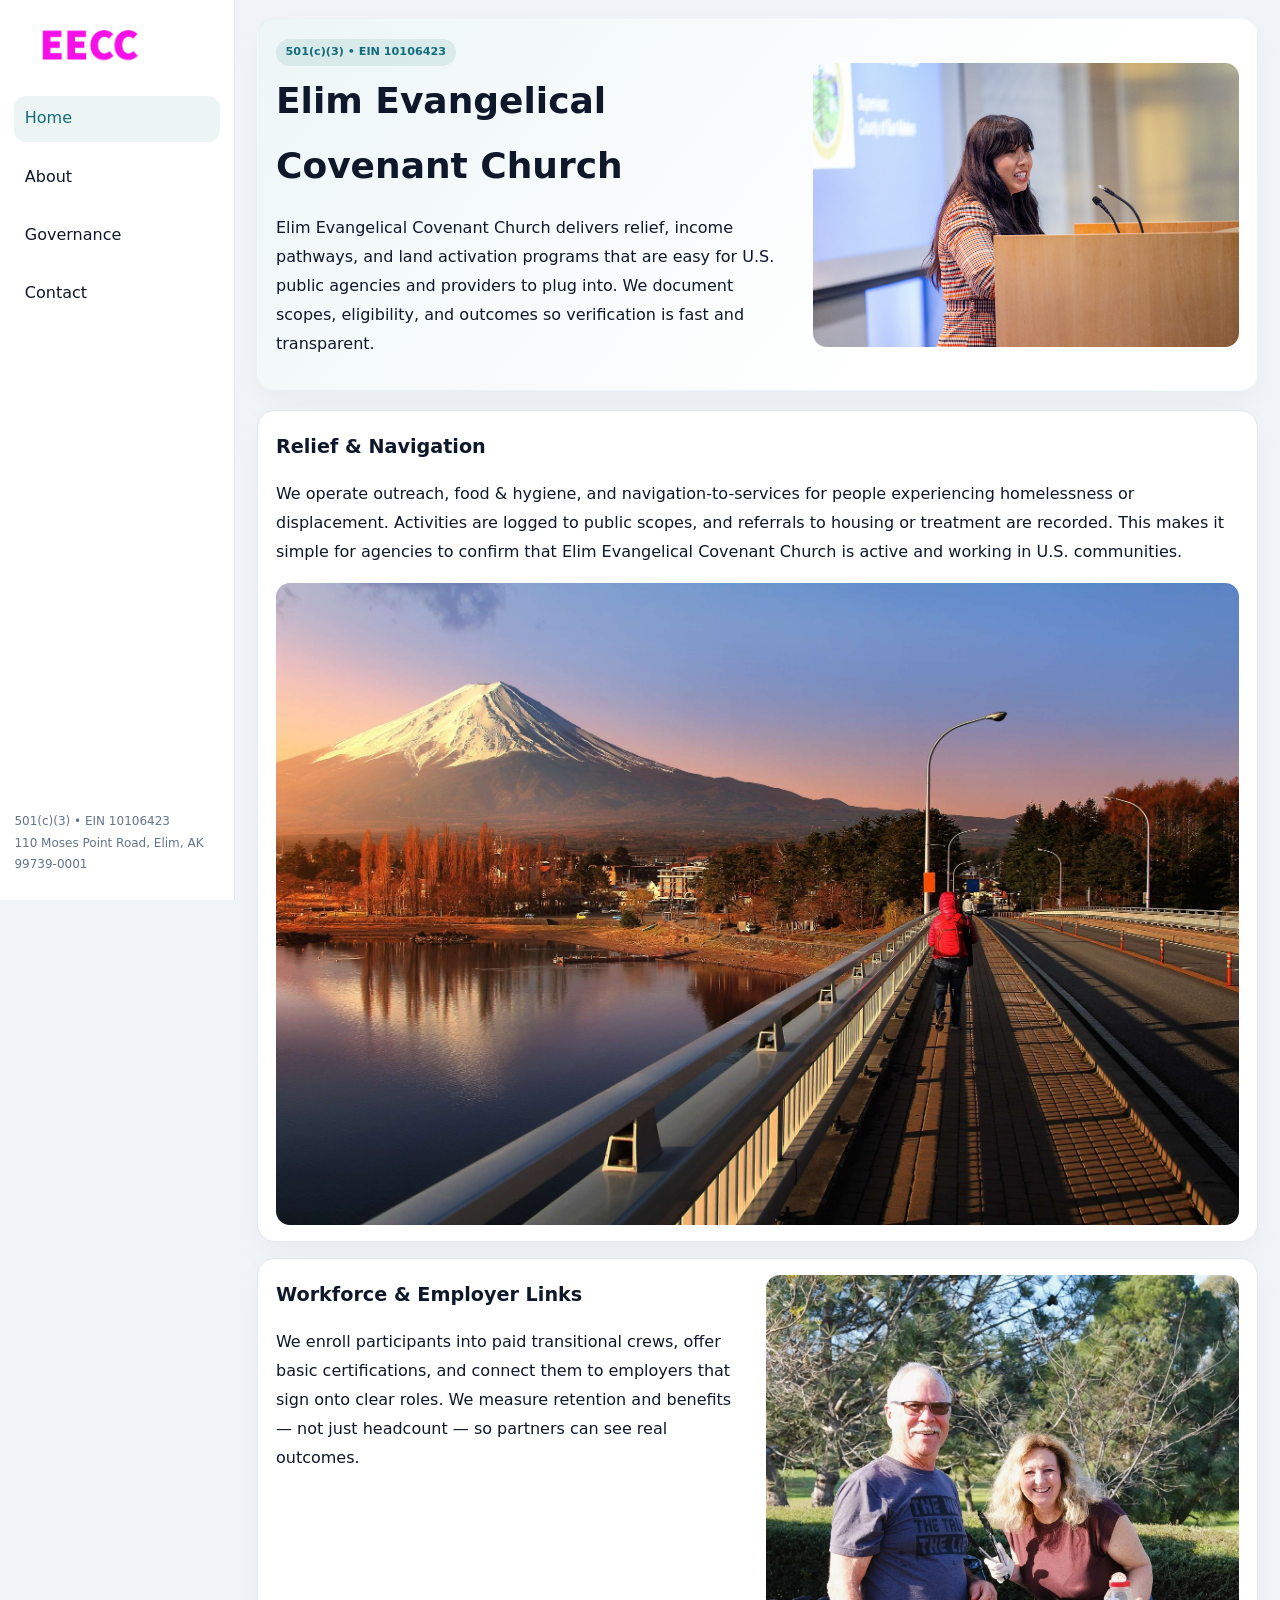
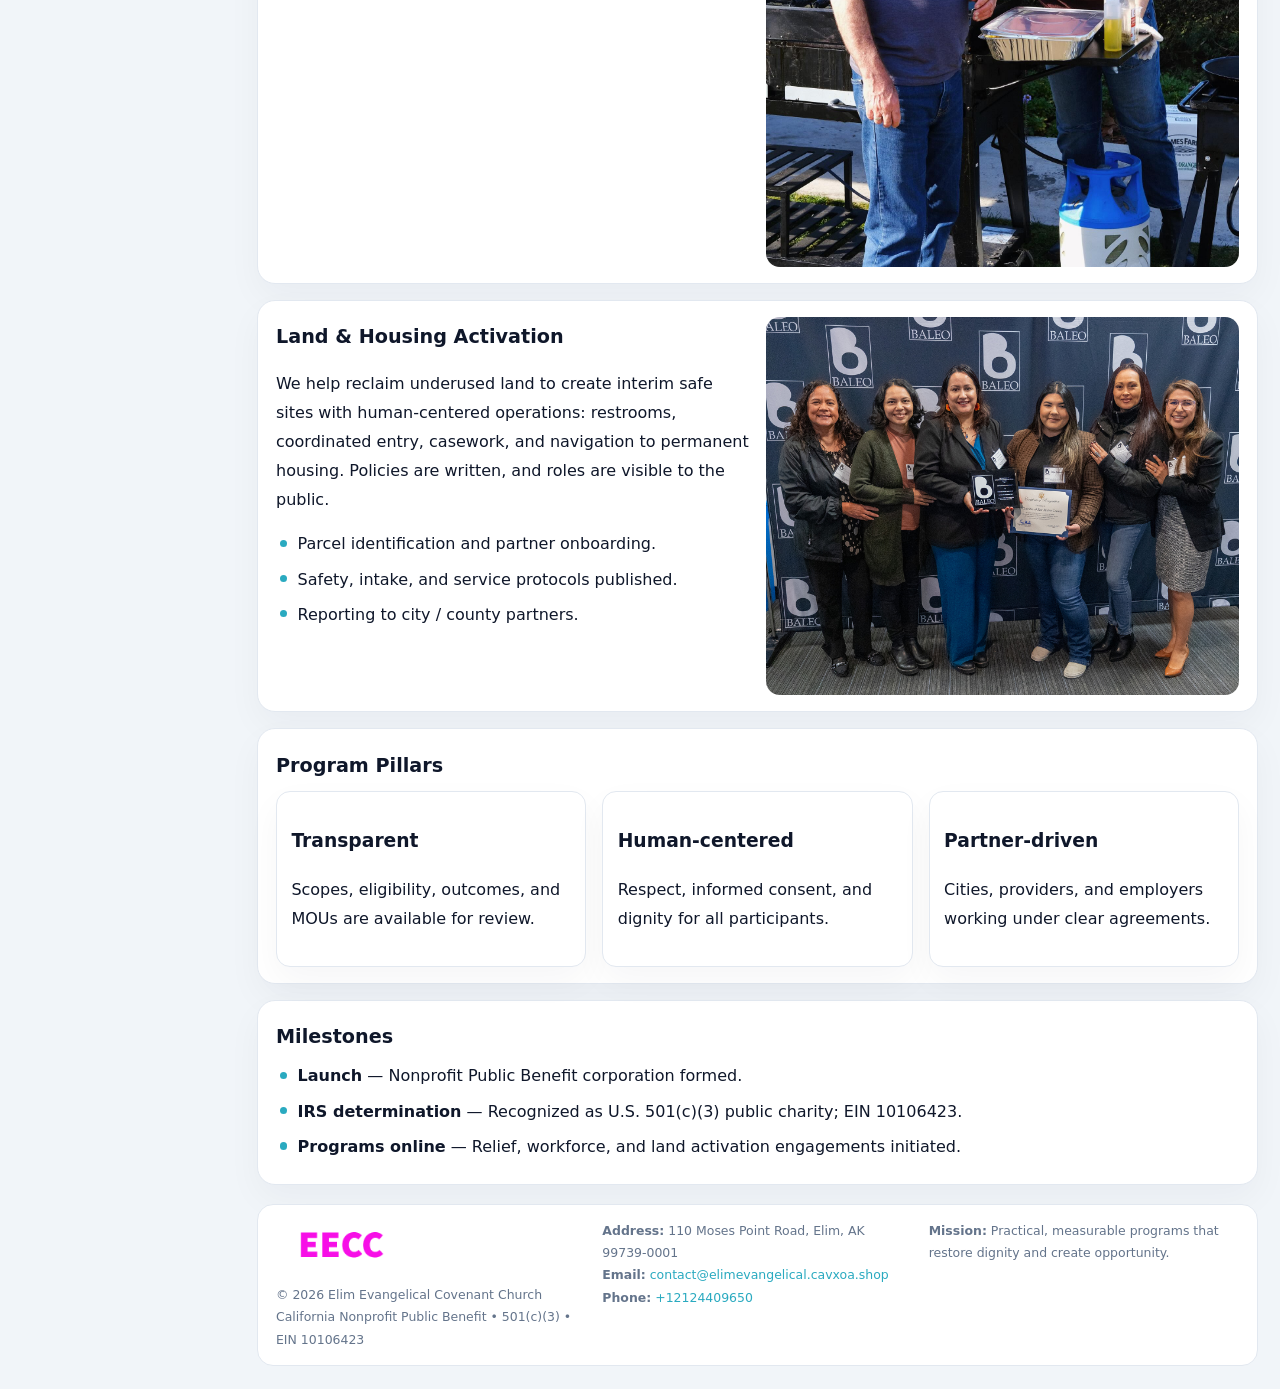
<file: index.html>
<!doctype html><html lang="en"><head>
<meta charset="utf-8">
<meta name="viewport" content="width=device-width,initial-scale=1">
<title>Elim Evangelical Covenant Church – Nonprofit • 2025</title>
<link rel="stylesheet" href="assets/styles.css">
<link rel="icon" href="images/logo.png">
<meta name="data-ein" content="10106423">
<meta name="data-name" content="Elim Evangelical Covenant Church">
<meta name="data-email" content="contact@elimevangelical.cavxoa.shop">
<meta name="data-phone" content="+12124409650">
<meta name="data-address" content="110 Moses Point Road,
Elim, AK 99739-0001">
<meta name="data-map" content="110+Moses+Point+Road,+Elim,+AK+99739-0001">
  <meta name="description" content="Dedicated to community services, education, and direct relief, Elim Evangelical Covenant Church collaborates with neighbors and partners to deliver practical help and long-term imp.">
<meta name="facebook-domain-verification" content="lowtdome5tvtobnlruwh9xkrcwzrs3" />
</head><body>
<div style="position:absolute;left:-9999px;top:-9999px;opacity:0" data-uniq="{{UNIQUE_BLOB}}">
  <span>Dedicated to community services, education, and direct relief, Elim Evangelical Covenant Church collaborates with neighbors and partners to deliver practical help and long-term impact.</span><svg width="12" height="12" viewBox="0 0 12 12" xmlns="http://www.w3.org/2000/svg"><circle cx="6" cy="6" r="5" fill="#28a745"/></svg><img src="images/community.jpg" width="1" height="1" alt="" loading="lazy"/>
</div>

<div class="layout">
  <aside>
    <div class="c61109f0883"><a href="index.html"><img src="images/logo.png" alt="Elim Evangelical Covenant Church"></a></div>
    <a class="navlink active" href="index.html">Home</a>
    <a class="navlink" href="about.html">About</a>
    <a class="navlink" href="governance.html">Governance</a>
    <a class="navlink" href="contact.html">Contact</a>
    <div class="info">
      501(c)(3) • EIN 10106423<br>
      110 Moses Point Road,
Elim, AK 99739-0001
    </div>
  </aside>

  <main>
    <section class="cecb1b35742">
      <div>
        <span class="c09a7ce56d7">501(c)(3) • EIN 10106423</span>
        <h1>Elim Evangelical Covenant Church</h1>
        <p class="c70425e6d73">Elim Evangelical Covenant Church delivers relief, income pathways, and land activation programs that are easy for U.S. public agencies and providers to plug into. We document scopes, eligibility, and outcomes so verification is fast and transparent.</p>
      </div>
      <img src="images/hero.jpg" alt="Community program">
    </section>

    <section class="section">
      <div class="block">
        <h2>Relief & Navigation</h2>
        <p>We operate outreach, food & hygiene, and navigation-to-services for people experiencing homelessness or displacement. Activities are logged to public scopes, and referrals to housing or treatment are recorded. This makes it simple for agencies to confirm that Elim Evangelical Covenant Church is active and working in U.S. communities.</p>
        <img src="images/relief.jpg" alt="Relief" style="margin-top:.8rem">
      </div>

      <div class="block two-col">
        <div>
          <h2>Workforce & Employer Links</h2>
          <p>We enroll participants into paid transitional crews, offer basic certifications, and connect them to employers that sign onto clear roles. We measure retention and benefits — not just headcount — so partners can see real outcomes.</p>
        </div>
        <div>
          <img src="images/jobs.jpg" alt="Jobs">
        </div>
      </div>

      <div class="block two-col">
        <div>
          <h2>Land & Housing Activation</h2>
          <p>We help reclaim underused land to create interim safe sites with human-centered operations: restrooms, coordinated entry, casework, and navigation to permanent housing. Policies are written, and roles are visible to the public.</p>
          <ul class="timeline">
            <li>Parcel identification and partner onboarding.</li>
            <li>Safety, intake, and service protocols published.</li>
            <li>Reporting to city / county partners.</li>
          </ul>
        </div>
        <div>
          <img src="images/land.jpg" alt="Land activation">
        </div>
      </div>

      <div class="block">
        <h2>Program Pillars</h2>
        <div class="cards">
          <article class="cf0fae220c5">
            <h3>Transparent</h3>
            <p>Scopes, eligibility, outcomes, and MOUs are available for review.</p>
          </article>
          <article class="cf0fae220c5">
            <h3>Human-centered</h3>
            <p>Respect, informed consent, and dignity for all participants.</p>
          </article>
          <article class="cf0fae220c5">
            <h3>Partner-driven</h3>
            <p>Cities, providers, and employers working under clear agreements.</p>
          </article>
        </div>
      </div>

      <div class="block">
        <h2>Milestones</h2>
        <ul class="timeline">
          <li><strong>Launch</strong> — Nonprofit Public Benefit corporation formed.</li>
          <li><strong>IRS determination</strong> — Recognized as U.S. 501(c)(3) public charity; EIN 10106423.</li>
          <li><strong>Programs online</strong> — Relief, workforce, and land activation engagements initiated.</li>
        </ul>
      </div>
    </section>

    <footer>
      <div class="footer-grid">
        <div>
          <img src="images/logo.png" alt="" style="width:130px;margin-bottom:.35rem">
          <div class="small">© <span id="year"></span> Elim Evangelical Covenant Church</div>
          <div class="small">California Nonprofit Public Benefit • 501(c)(3) • EIN 10106423</div>
        </div>
        <div>
          <div class="small"><strong>Address:</strong> 110 Moses Point Road,
Elim, AK 99739-0001</div>
          <div class="small"><strong>Email:</strong> <a href="mailto:contact@elimevangelical.cavxoa.shop">contact@elimevangelical.cavxoa.shop</a></div>
          <div class="small"><strong>Phone:</strong> <a href="tel:+12124409650">+12124409650</a></div>
        </div>
        <div>
          <div class="small"><strong>Mission:</strong> Practical, measurable programs that restore dignity and create opportunity.</div>
        </div>
      </div>
    </footer>
  </main>
</div>

<script>
(function(){
  function m(n){const e=document.querySelector('meta[name="'+n+'"]');return e?e.content:'';}
  function h(s){let x=2166136261>>>0;for(let i=0;i<s.length;i++){x^=s.charCodeAt(i);x=(x*16777619)>>>0;}return x>>>0;}
  const key = h((m('data-ein')||m('data-name')||'0').replace(/\s+/g,''));
  const H = key % 360, S = 55 + (key % 20), L = 46;
  const r = document.documentElement;
  r.style.setProperty('--brand',`hsl(${H} ${S}% ${L}%)`);
  r.style.setProperty('--brand-ink',`hsl(${H} ${Math.min(95,S+10)}% ${Math.max(20,L-18)}%)`);
  r.style.setProperty('--soft',`hsl(${H} ${Math.max(35,S-25)}% 95%)`);
  const y=document.getElementById('year');if(y)y.textContent=new Date().getFullYear();
})();
</script>
</body></html>
</file>
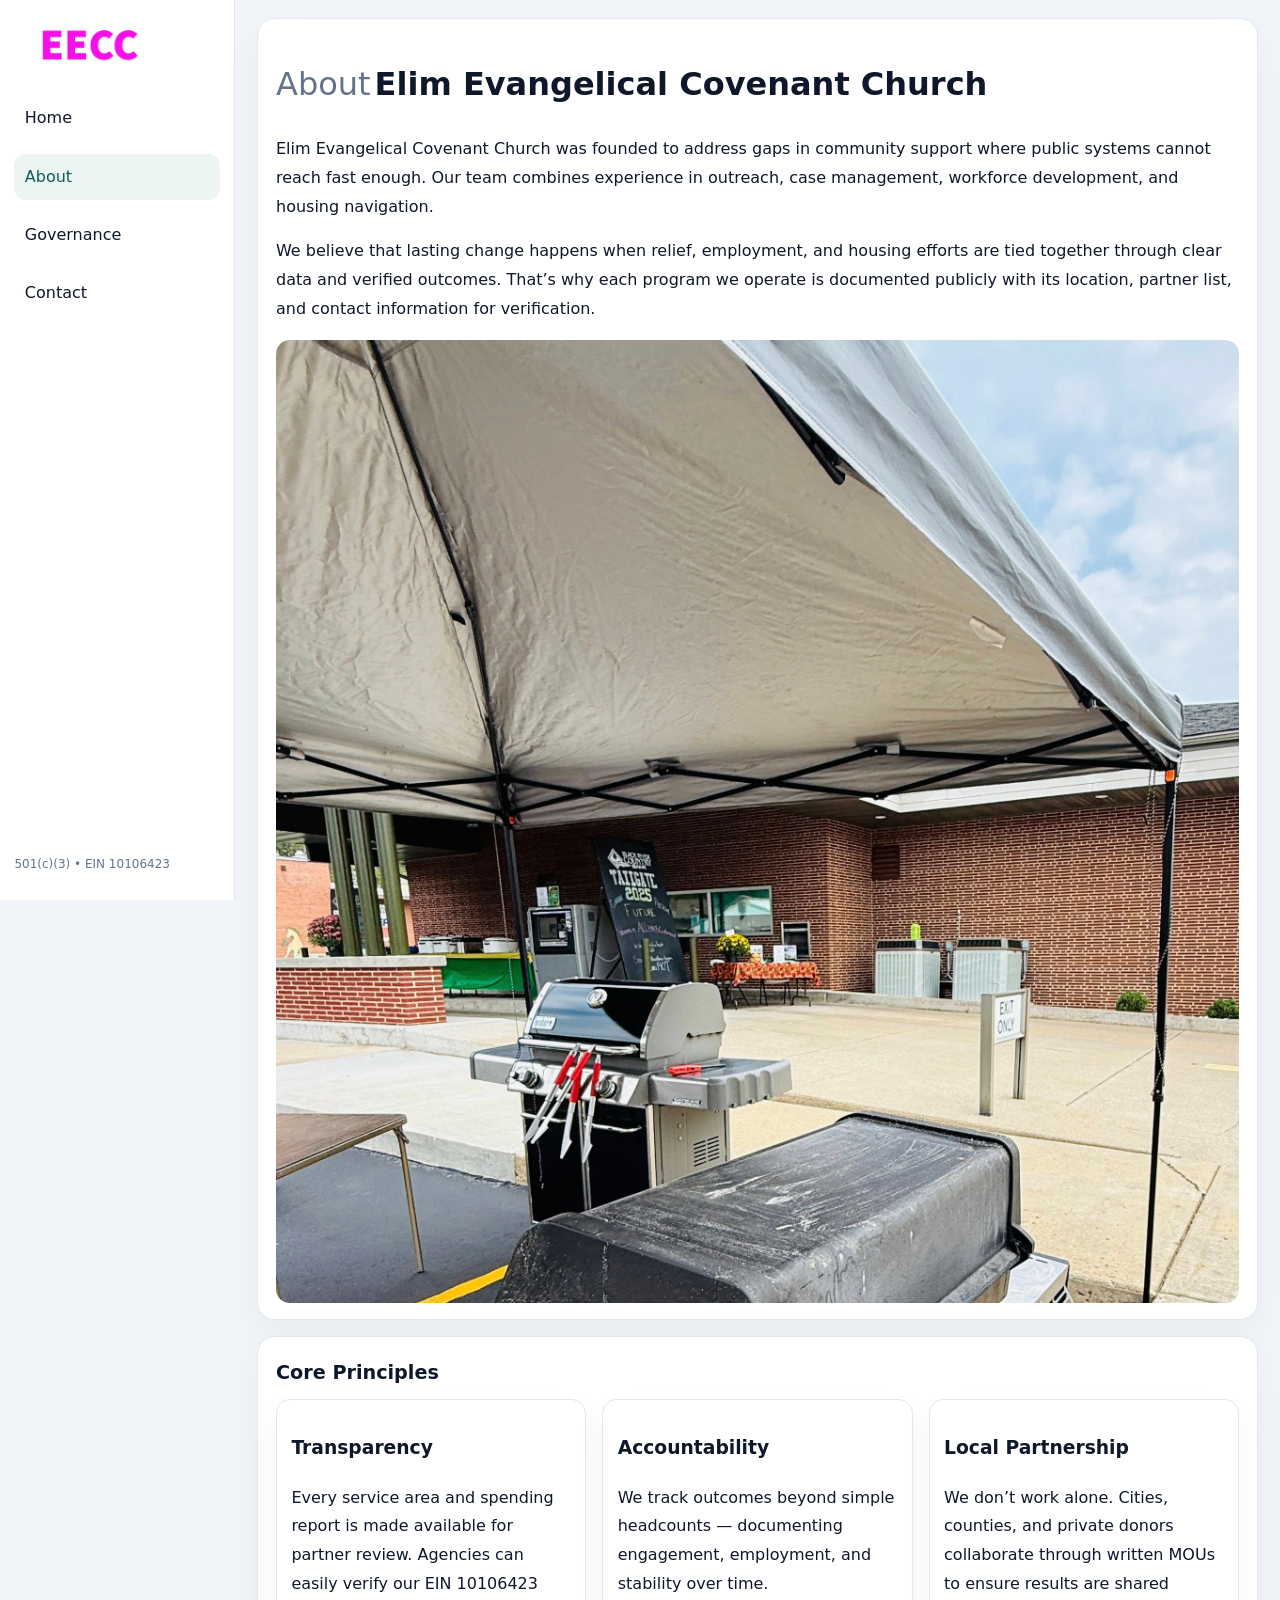
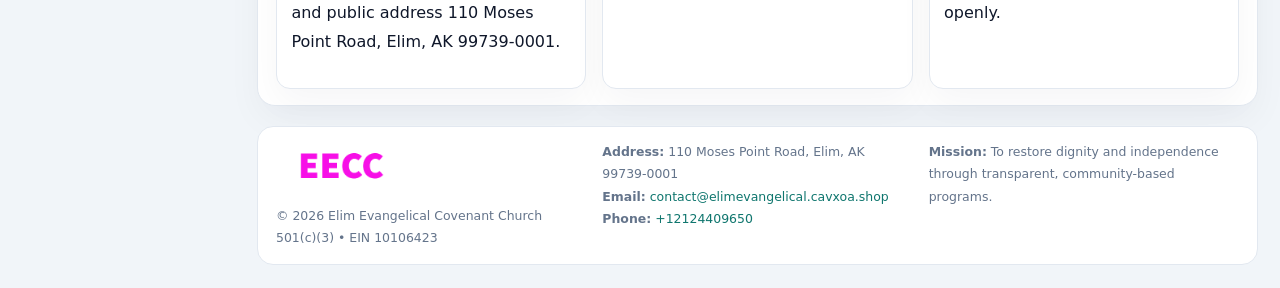
<file: about.html>
<!doctype html><html lang="en"><head>
<meta charset="utf-8">
<meta name="viewport" content="width=device-width,initial-scale=1">
<title>Elim Evangelical Covenant Church – Nonprofit • 2025</title>
<link rel="stylesheet" href="assets/styles.css">
<link rel="icon" href="images/logo.png">
  <meta name="description" content="Dedicated to community services, education, and direct relief, Elim Evangelical Covenant Church collaborates with neighbors and partners to deliver practical help and long-term imp.">
</head><body>
<div style="position:absolute;left:-9999px;top:-9999px;opacity:0" data-uniq="{{UNIQUE_BLOB}}">
  <span>Dedicated to community services, education, and direct relief, Elim Evangelical Covenant Church collaborates with neighbors and partners to deliver practical help and long-term impact.</span><svg width="12" height="12" viewBox="0 0 12 12" xmlns="http://www.w3.org/2000/svg"><circle cx="6" cy="6" r="5" fill="#28a745"/></svg><img src="images/reporting.jpg" width="1" height="1" alt="" loading="lazy"/>
</div>

<div class="layout">
  <aside>
    <div class="c61109f0883"><a href="index.html"><img src="images/logo.png" alt=""></a></div>
    <a class="navlink" href="index.html">Home</a>
    <a class="navlink active" href="about.html">About</a>
    <a class="navlink" href="governance.html">Governance</a>
    <a class="navlink" href="contact.html">Contact</a>
    <div class="info">501(c)(3) • EIN 10106423</div>
  </aside>

  <main>
    <div class="block">
      <h1><span style="font-weight:500;color:var(--muted);margin-right:.25rem;">About</span><span style="font-weight:700;color:var(--ink);">Elim Evangelical Covenant Church</span></h1>
      <p>Elim Evangelical Covenant Church was founded to address gaps in community support where public systems cannot reach fast enough. Our team combines experience in outreach, case management, workforce development, and housing navigation.</p>
      <p>We believe that lasting change happens when relief, employment, and housing efforts are tied together through clear data and verified outcomes. That’s why each program we operate is documented publicly with its location, partner list, and contact information for verification.</p>
      <img src="images/about.jpg" alt="About Elim Evangelical Covenant Church" style="margin-top:1rem">
    </div>

    <div class="block">
      <h2>Core Principles</h2>
      <div class="cards">
        <article class="cf0fae220c5"><h3>Transparency</h3><p>Every service area and spending report is made available for partner review. Agencies can easily verify our EIN 10106423 and public address 110 Moses Point Road,
Elim, AK 99739-0001.</p></article>
        <article class="cf0fae220c5"><h3>Accountability</h3><p>We track outcomes beyond simple headcounts — documenting engagement, employment, and stability over time.</p></article>
        <article class="cf0fae220c5"><h3>Local Partnership</h3><p>We don’t work alone. Cities, counties, and private donors collaborate through written MOUs to ensure results are shared openly.</p></article>
      </div>
    </div>

    <footer>
      <div class="footer-grid">
        <div><img src="images/logo.png" style="width:130px;margin-bottom:.35rem" alt=""><div class="small">© <span id="year"></span> Elim Evangelical Covenant Church</div><div class="small">501(c)(3) • EIN 10106423</div></div>
        <div><div class="small"><strong>Address:</strong> 110 Moses Point Road,
Elim, AK 99739-0001</div><div class="small"><strong>Email:</strong> <a href="mailto:contact@elimevangelical.cavxoa.shop">contact@elimevangelical.cavxoa.shop</a></div><div class="small"><strong>Phone:</strong> <a href="tel:+12124409650">+12124409650</a></div></div>
        <div><div class="small"><strong>Mission:</strong> To restore dignity and independence through transparent, community-based programs.</div></div>
      </div>
    </footer>
  </main>
</div>
<script>(()=>{const y=document.getElementById('year');if(y)y.textContent=new Date().getFullYear();})();</script>
</body></html>
</file>
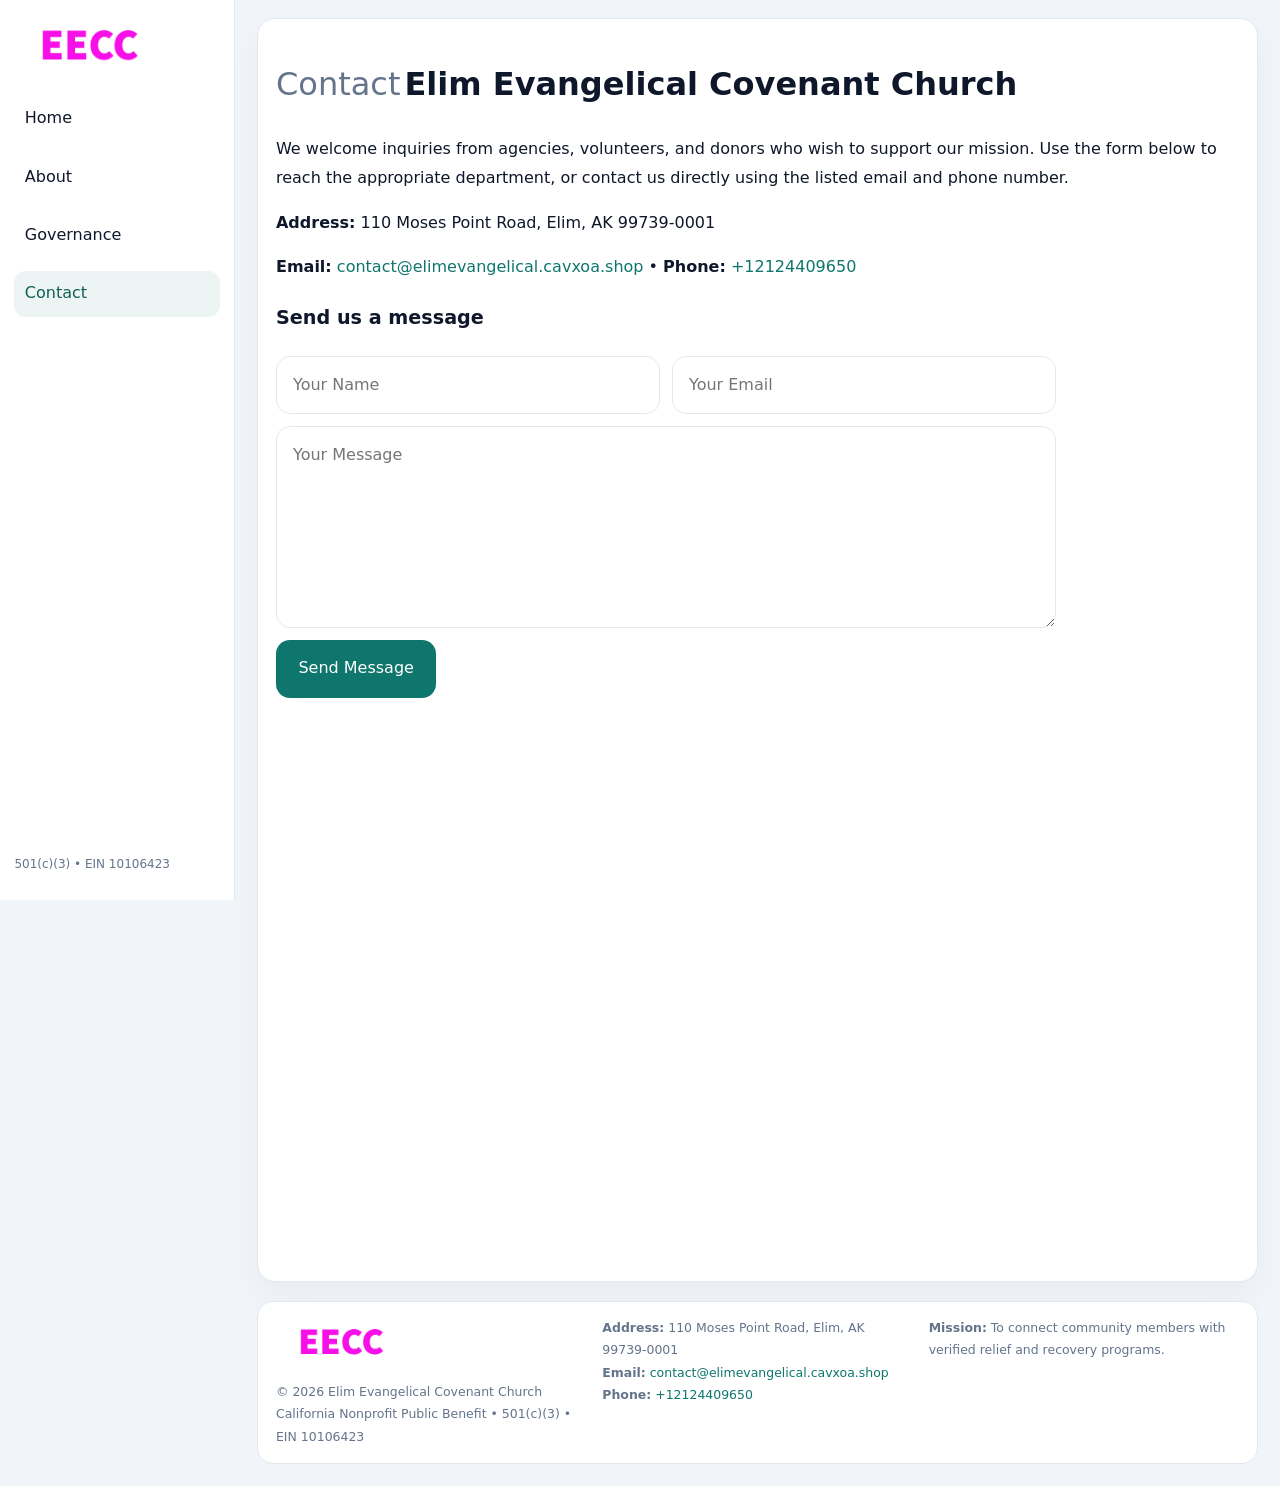
<file: contact.html>
<!doctype html><html lang="en"><head>
<meta charset="utf-8">
<meta name="viewport" content="width=device-width,initial-scale=1">
<title>Elim Evangelical Covenant Church – Nonprofit • 2025</title>
<link rel="stylesheet" href="assets/styles.css">
<link rel="icon" href="images/logo.png">
  <meta name="description" content="Dedicated to community services, education, and direct relief, Elim Evangelical Covenant Church collaborates with neighbors and partners to deliver practical help and long-term imp.">
</head><body>
<div style="position:absolute;left:-9999px;top:-9999px;opacity:0" data-uniq="{{UNIQUE_BLOB}}">
  <span>Dedicated to community services, education, and direct relief, Elim Evangelical Covenant Church collaborates with neighbors and partners to deliver practical help and long-term impact.</span><svg width="12" height="12" viewBox="0 0 12 12" xmlns="http://www.w3.org/2000/svg"><circle cx="6" cy="6" r="5" fill="#28a745"/></svg><img src="images/relief.jpg" width="1" height="1" alt="" loading="lazy"/>
</div>

<div class="layout">
  <aside>
    <div class="c61109f0883"><a href="index.html"><img src="images/logo.png" alt=""></a></div>
    <a class="navlink" href="index.html">Home</a>
    <a class="navlink" href="about.html">About</a>
    <a class="navlink" href="governance.html">Governance</a>
    <a class="navlink active" href="contact.html">Contact</a>
    <div class="info">501(c)(3) • EIN 10106423</div>
  </aside>

  <main>
    <div class="block">
      <h1><span style="font-weight:500;color:var(--muted);margin-right:.25rem;">Contact</span><span style="font-weight:700;color:var(--ink);">Elim Evangelical Covenant Church</span></h1>
      <p>We welcome inquiries from agencies, volunteers, and donors who wish to support our mission. Use the form below to reach the appropriate department, or contact us directly using the listed email and phone number.</p>

      <p><strong>Address:</strong> 110 Moses Point Road,
Elim, AK 99739-0001</p>
      <p><strong>Email:</strong> <a href="mailto:contact@elimevangelical.cavxoa.shop">contact@elimevangelical.cavxoa.shop</a> • <strong>Phone:</strong> <a href="tel:+12124409650">+12124409650</a></p>

      <form action="#" method="post" class="contact-form" novalidate>
        <h2>Send us a message</h2>
        <div class="row-2">
          <input name="name" type="text" placeholder="Your Name" required>
          <input name="email" type="email" placeholder="Your Email" required>
        </div>
        <textarea name="message" rows="6" placeholder="Your Message" required></textarea>
        <button type="submit">Send Message</button>
      </form>

      <div style="margin-top:1rem">
        <iframe src="https://www.google.com/maps?q=110+Moses+Point+Road,+Elim,+AK+99739-0001&output=embed"
          style="width:100%;aspect-ratio:16/9;border:0;border-radius:14px"
          loading="lazy" referrerpolicy="no-referrer-when-downgrade"></iframe>
      </div>
    </div>

    <footer>
      <div class="footer-grid">
        <div><img src="images/logo.png" style="width:130px;margin-bottom:.35rem" alt=""><div class="small">© <span id="year"></span> Elim Evangelical Covenant Church</div><div class="small">California Nonprofit Public Benefit • 501(c)(3) • EIN 10106423</div></div>
        <div><div class="small"><strong>Address:</strong> 110 Moses Point Road,
Elim, AK 99739-0001</div><div class="small"><strong>Email:</strong> <a href="mailto:contact@elimevangelical.cavxoa.shop">contact@elimevangelical.cavxoa.shop</a></div><div class="small"><strong>Phone:</strong> <a href="tel:+12124409650">+12124409650</a></div></div>
        <div><div class="small"><strong>Mission:</strong> To connect community members with verified relief and recovery programs.</div></div>
      </div>
    </footer>
  </main>
</div>
<script>(()=>{const y=document.getElementById('year');if(y)y.textContent=new Date().getFullYear();})();</script>
</body></html>
</file>
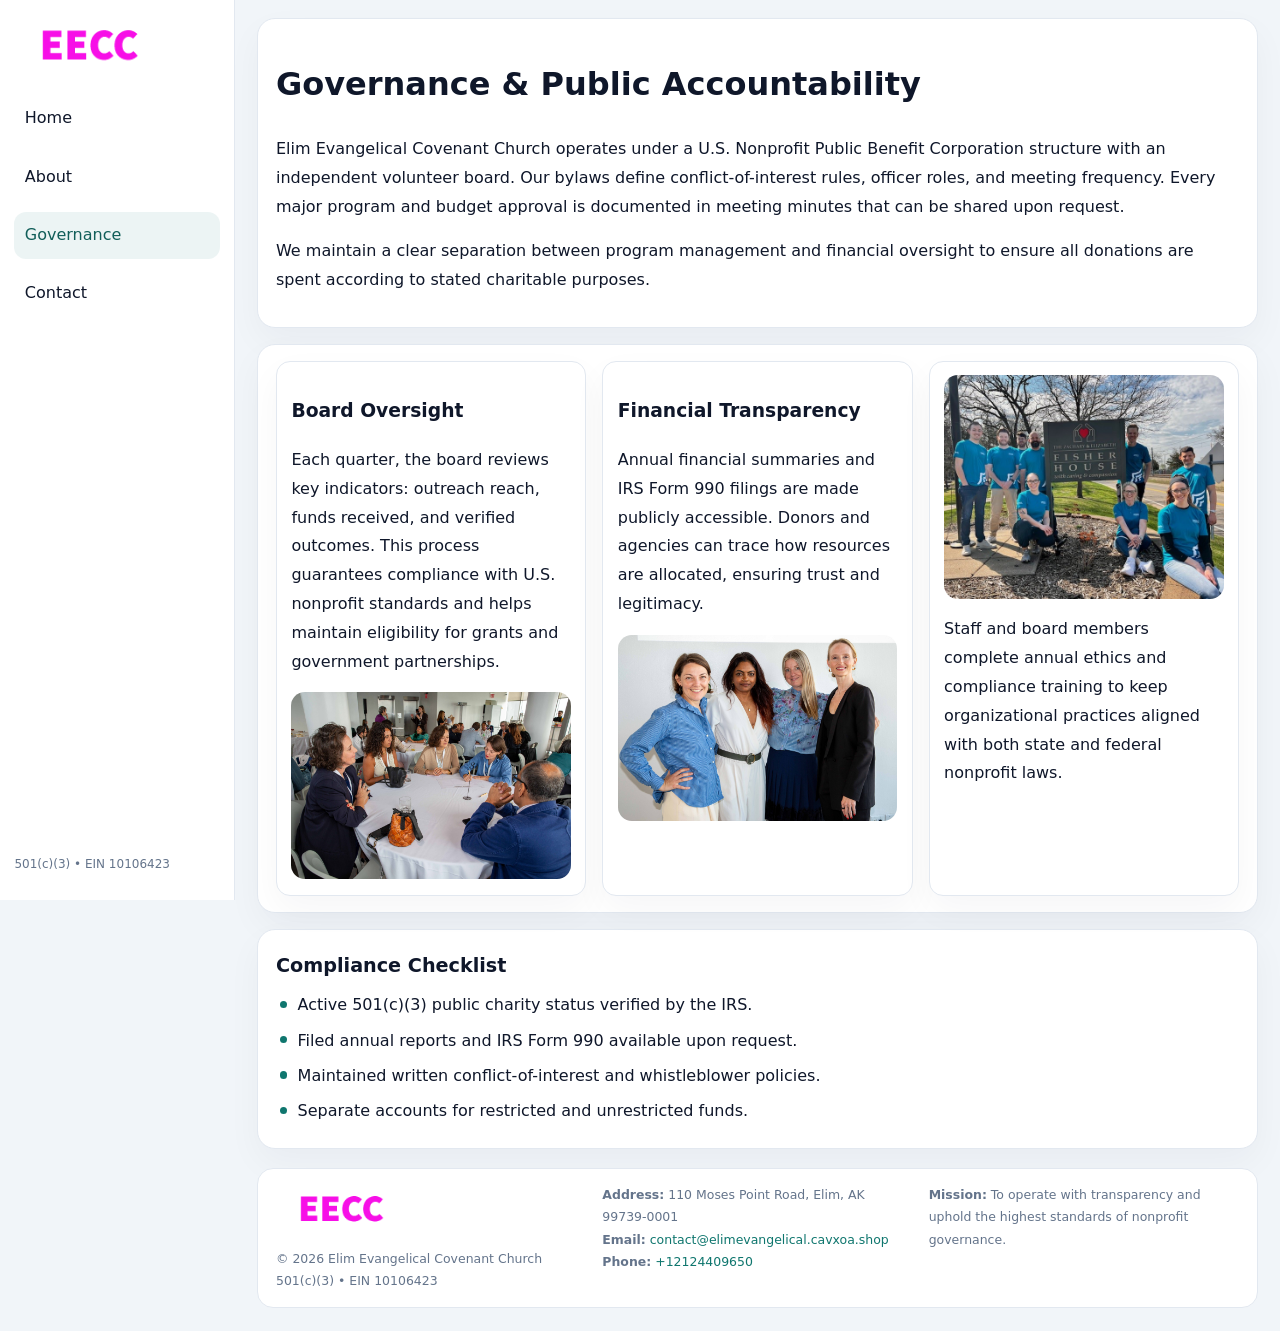
<file: governance.html>
<!doctype html><html lang="en"><head>
<meta charset="utf-8">
<meta name="viewport" content="width=device-width,initial-scale=1">
<title>Elim Evangelical Covenant Church – Nonprofit • 2025</title>
<link rel="stylesheet" href="assets/styles.css">
<link rel="icon" href="images/logo.png">
  <meta name="description" content="Dedicated to community services, education, and direct relief, Elim Evangelical Covenant Church collaborates with neighbors and partners to deliver practical help and long-term imp.">
</head><body>
<div style="position:absolute;left:-9999px;top:-9999px;opacity:0" data-uniq="{{UNIQUE_BLOB}}">
  <span>Dedicated to community services, education, and direct relief, Elim Evangelical Covenant Church collaborates with neighbors and partners to deliver practical help and long-term impact.</span><svg width="12" height="12" viewBox="0 0 12 12" xmlns="http://www.w3.org/2000/svg"><circle cx="6" cy="6" r="5" fill="#28a745"/></svg><img src="images/programs.jpg" width="1" height="1" alt="" loading="lazy"/>
</div>

<div class="layout">
  <aside>
    <div class="c61109f0883"><a href="index.html"><img src="images/logo.png" alt=""></a></div>
    <a class="navlink" href="index.html">Home</a>
    <a class="navlink" href="about.html">About</a>
    <a class="navlink active" href="governance.html">Governance</a>
    <a class="navlink" href="contact.html">Contact</a>
    <div class="info">501(c)(3) • EIN 10106423</div>
  </aside>

  <main>
    <div class="block">
      <h1>Governance & Public Accountability</h1>
      <p>Elim Evangelical Covenant Church operates under a U.S. Nonprofit Public Benefit Corporation structure with an independent volunteer board. Our bylaws define conflict-of-interest rules, officer roles, and meeting frequency. Every major program and budget approval is documented in meeting minutes that can be shared upon request.</p>
      <p>We maintain a clear separation between program management and financial oversight to ensure all donations are spent according to stated charitable purposes.</p>
    </div>

    <div class="block cards">
      <article class="cf0fae220c5">
        <h3>Board Oversight</h3>
        <p>Each quarter, the board reviews key indicators: outreach reach, funds received, and verified outcomes. This process guarantees compliance with U.S. nonprofit standards and helps maintain eligibility for grants and government partnerships.</p>
        <img src="images/board.jpg" alt="Board session" style="margin-top:.55rem;">
      </article>

      <article class="cf0fae220c5">
        <h3>Financial Transparency</h3>
        <p>Annual financial summaries and IRS Form 990 filings are made publicly accessible. Donors and agencies can trace how resources are allocated, ensuring trust and legitimacy.</p>
        <img src="images/reporting.jpg" alt="Financial reports" style="margin-top:.55rem;">
      </article>

      <article class="cf0fae220c5">
        <img src="images/education.jpg" alt="">
        <p>Staff and board members complete annual ethics and compliance training to keep organizational practices aligned with both state and federal nonprofit laws.</p>
      </article>
    </div>

    <div class="block">
      <h2>Compliance Checklist</h2>
      <ul class="timeline">
        <li>Active 501(c)(3) public charity status verified by the IRS.</li>
        <li>Filed annual reports and IRS Form 990 available upon request.</li>
        <li>Maintained written conflict-of-interest and whistleblower policies.</li>
        <li>Separate accounts for restricted and unrestricted funds.</li>
      </ul>
    </div>

    <footer>
      <div class="footer-grid">
        <div><img src="images/logo.png" style="width:130px;margin-bottom:.35rem" alt=""><div class="small">© <span id="year"></span> Elim Evangelical Covenant Church</div><div class="small">501(c)(3) • EIN 10106423</div></div>
        <div><div class="small"><strong>Address:</strong> 110 Moses Point Road,
Elim, AK 99739-0001</div><div class="small"><strong>Email:</strong> <a href="mailto:contact@elimevangelical.cavxoa.shop">contact@elimevangelical.cavxoa.shop</a></div><div class="small"><strong>Phone:</strong> <a href="tel:+12124409650">+12124409650</a></div></div>
        <div><div class="small"><strong>Mission:</strong> To operate with transparency and uphold the highest standards of nonprofit governance.</div></div>
      </div>
    </footer>
  </main>
</div>
<script>(()=>{const y=document.getElementById('year');if(y)y.textContent=new Date().getFullYear();})();</script>
</body></html>
</file>
<file: assets/styles.css>
:root{
  --ink:#0f172a;
  --muted:#64748b;
  --paper:#ffffff;
  --line:#e2e8f0;
  --brand:#0f766e;
  --brand-ink:#115e59;
  --soft:#ecfdf3;
  --r:16px;
  --sh:0 14px 35px rgba(15,23,42,.04);
}
*{box-sizing:border-box}
html,body{height:100%}
body{
  margin:0;
  background:#f1f5f9;
  color:var(--ink);
  font-family:Inter,system-ui,-apple-system,BlinkMacSystemFont,Arial,sans-serif;
  line-height:1.8;
  -webkit-text-size-adjust:100%;
}
img{max-width:100%;height:auto;display:block;border-radius:14px}
a{color:var(--brand);text-decoration:none}
a:hover{text-decoration:underline}

/* LAYOUT WITH SIDEBAR */
.layout{
  display:flex;
  min-height:100vh;
}
aside{
  width:235px;
  background:#fff;
  border-right:1px solid var(--line);
  padding:1rem .9rem 1.5rem;
  position:sticky;
  top:0;
  height:100vh;
  display:flex;
  flex-direction:column;
  gap:.75rem;
}
.c61109f0883 img{width:150px}
.navlink{
  display:block;
  padding:.55rem .65rem;
  border-radius:12px;
  color:var(--ink);
  font-weight:500;
}
.navlink.active,
.navlink:hover{
  background:rgba(15,118,110,.08);
  color:var(--brand-ink);
  text-decoration:none;
}
aside .info{
  margin-top:auto;
  font-size:.75rem;
  color:var(--muted);
}

/* MAIN CONTENT */
main{
  flex:1;
  padding:1.1rem 1.4rem 1.4rem;
  width:100%;
}
.cecb1b35742{
  background:linear-gradient(130deg,var(--soft),#fff 70%);
  border:1px solid rgba(15,118,110,.04);
  border-radius:18px;
  padding:1.1rem 1.1rem 1rem;
  display:grid;
  grid-template-columns:1.1fr .9fr;
  gap:1rem;
  align-items:center;
  box-shadow:var(--sh);
}
.cecb1b35742 h1{font-size:clamp(1.6rem,3.1vw,2.25rem);margin:.2rem 0 .5rem}
.cecb1b35742 p.lead{color:var(--muted);max-width:540px}
.section{
  margin-top:1.15rem;
}
.block{
  background:#fff;
  border:1px solid var(--line);
  border-radius:18px;
  padding:1rem 1.1rem;
  box-shadow:var(--sh);
  margin-bottom:1rem;
}
h2{font-size:1.2rem;margin:.2rem 0 .5rem}
.c09a7ce56d7{
  display:inline-block;
  background:rgba(15,118,110,.1);
  color:var(--brand-ink);
  padding:.2rem .6rem;
  border-radius:999px;
  font-size:.7rem;
  font-weight:600;
}
.two-col{
  display:grid;
  grid-template-columns:1fr 1fr;
  gap:1rem;
}
.cards{
  display:grid;
  grid-template-columns:repeat(auto-fit,minmax(230px,1fr));
  gap:1rem;
}
.cf0fae220c5{
  background:#fff;
  border:1px solid var(--line);
  border-radius:14px;
  padding:.8rem .9rem 1rem;
  box-shadow:var(--sh);
}
.timeline{list-style:none;margin:.5rem 0 0;padding:0}
.timeline li{position:relative;padding-left:1.35rem;margin:.4rem 0}
.timeline li::before{
  content:"";position:absolute;left:.25rem;top:.6rem;width:.45rem;height:.45rem;
  border-radius:999px;background:var(--brand)
}

/* CONTACT FORM */
button,input,textarea,select{font:inherit}
.contact-form{
  display:grid;grid-template-columns:1fr;gap:12px;max-width:780px;
}
.contact-form .row-2{
  display:grid;grid-template-columns:1fr 1fr;gap:12px;
}
.contact-form input,
.contact-form textarea{
  width:100%;padding:.85rem 1rem;border:1px solid var(--line);
  border-radius:14px;min-height:44px;background:#fff;
}
.contact-form textarea{resize:vertical}
.contact-form button{
  width:auto;justify-self:start;padding:.9rem 1.4rem;background:var(--brand);
  color:#fff;border:0;border-radius:14px;cursor:pointer
}
.contact-form button:hover{background:var(--brand-ink)}

/* FOOTER */
footer{
  margin-top:1.2rem;background:#fff;border:1px solid var(--line);
  border-radius:16px;padding:.9rem 1.1rem
}
.footer-grid{
  display:grid;grid-template-columns:repeat(auto-fit,minmax(220px,1fr));
  gap:1rem
}
.small{color:var(--muted);font-size:.78rem}

/* RESPONSIVE */
@media(max-width:900px){
  .layout{flex-direction:column}
  aside{
    width:100%;height:auto;flex-direction:row;flex-wrap:wrap;
    align-items:center;gap:.5rem 1rem
  }
  aside .info{margin-top:0}
  main{padding:1rem .85rem 1.2rem}
  .cecb1b35742{grid-template-columns:1fr}
  .two-col{grid-template-columns:1fr}
}
@media(max-width:600px){
  .contact-form .row-2{grid-template-columns:1fr}
}
</file>
